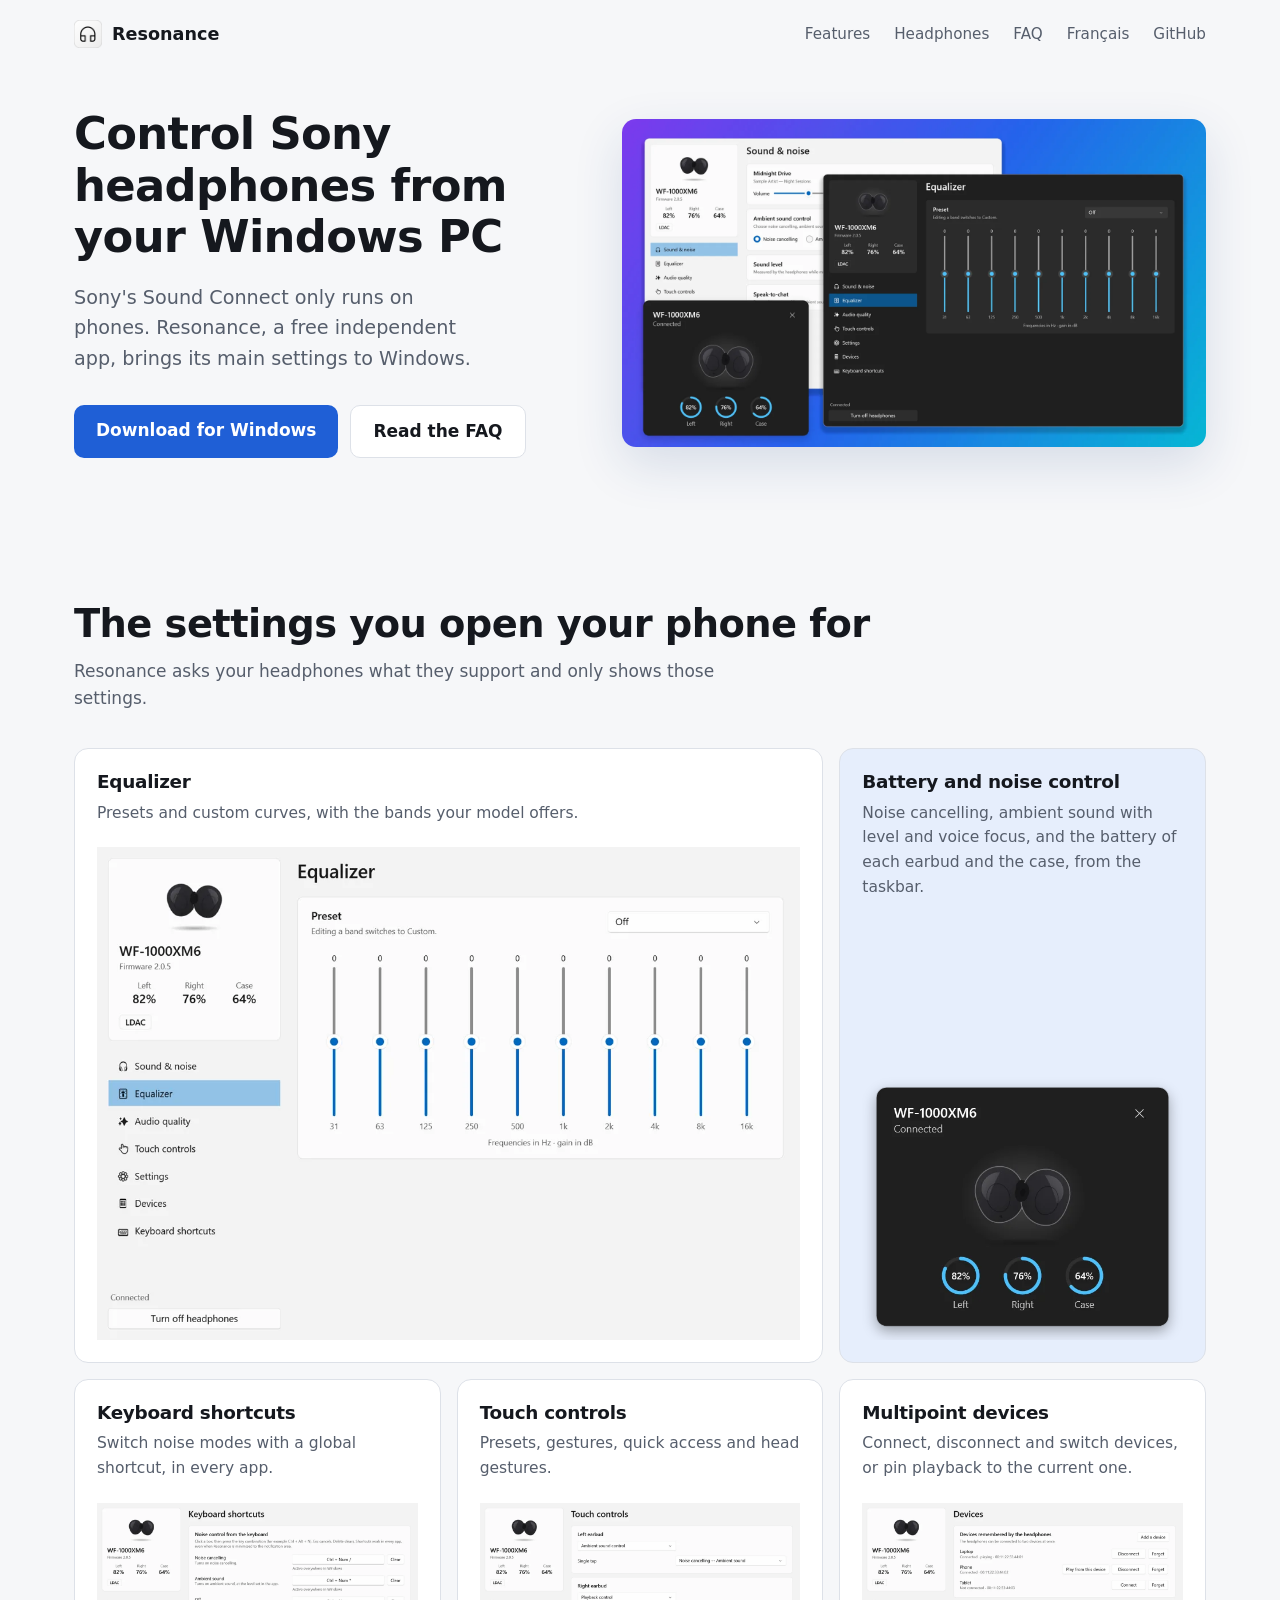
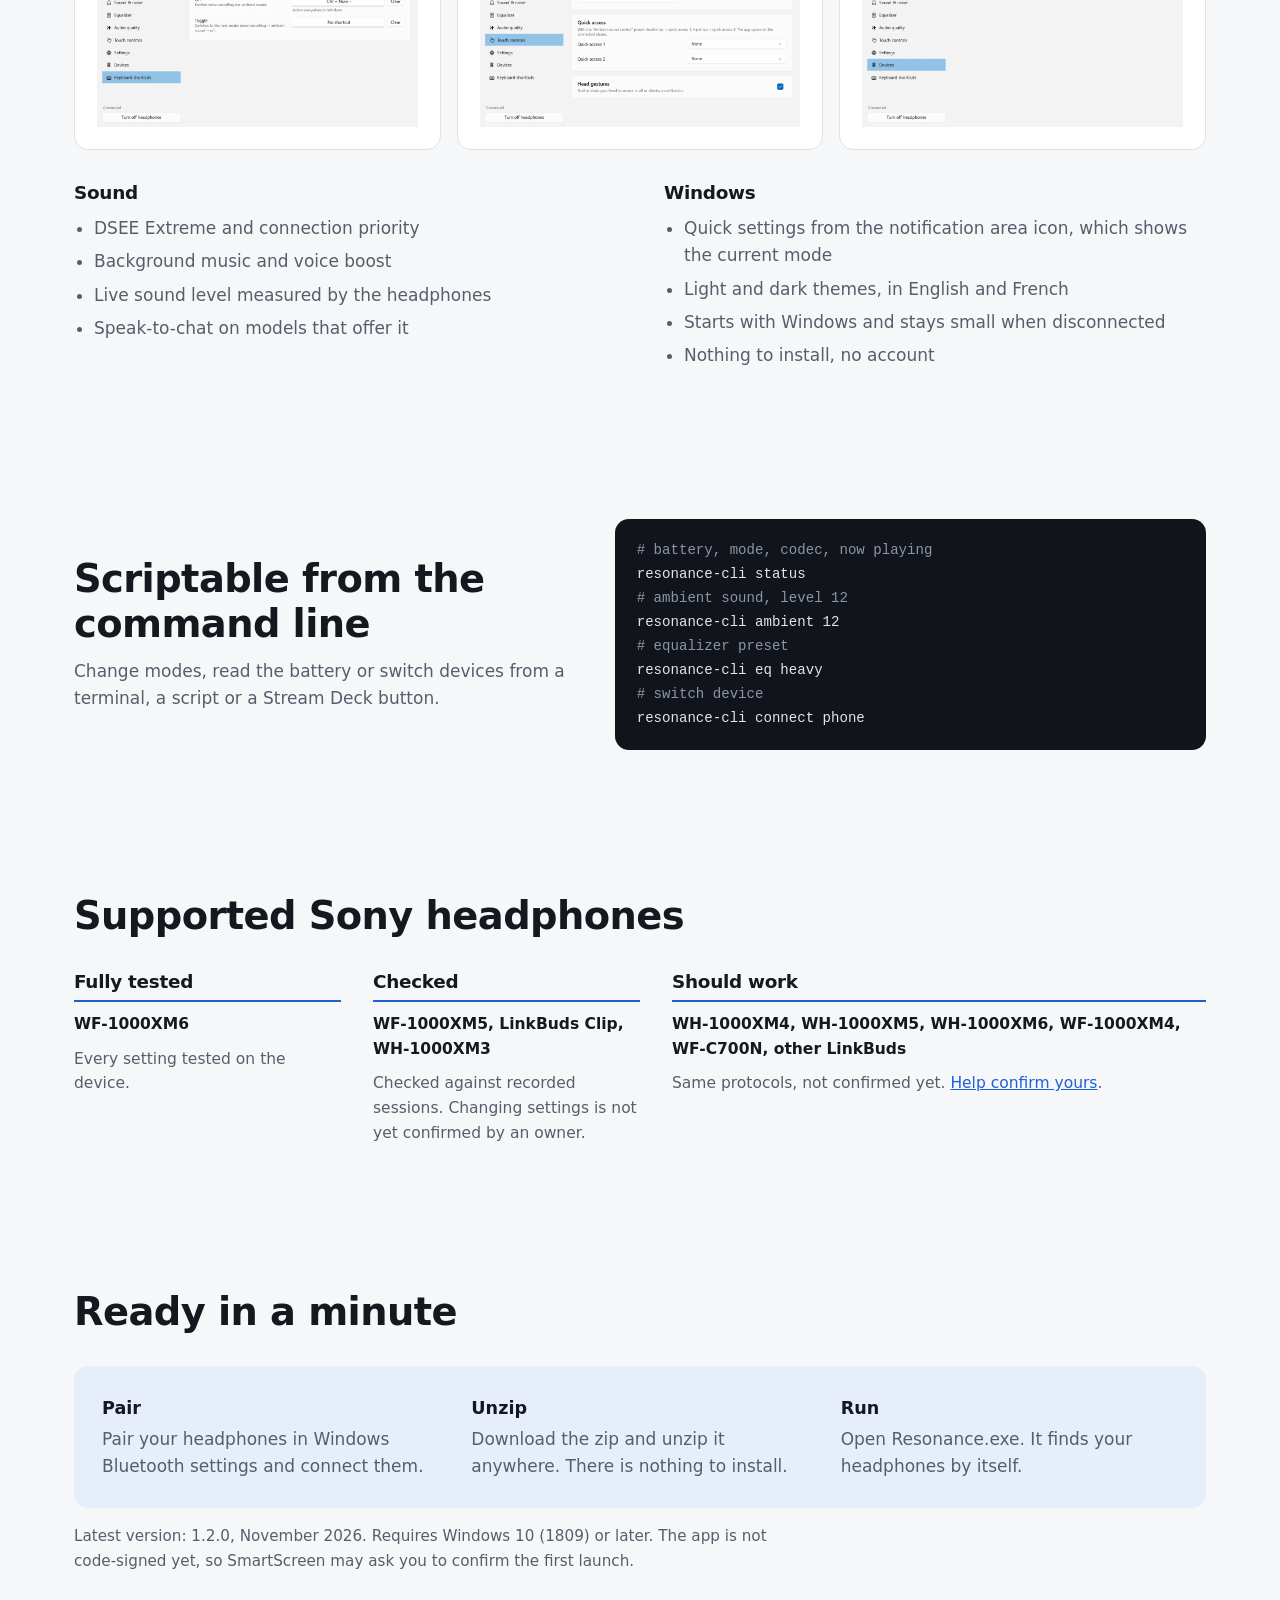
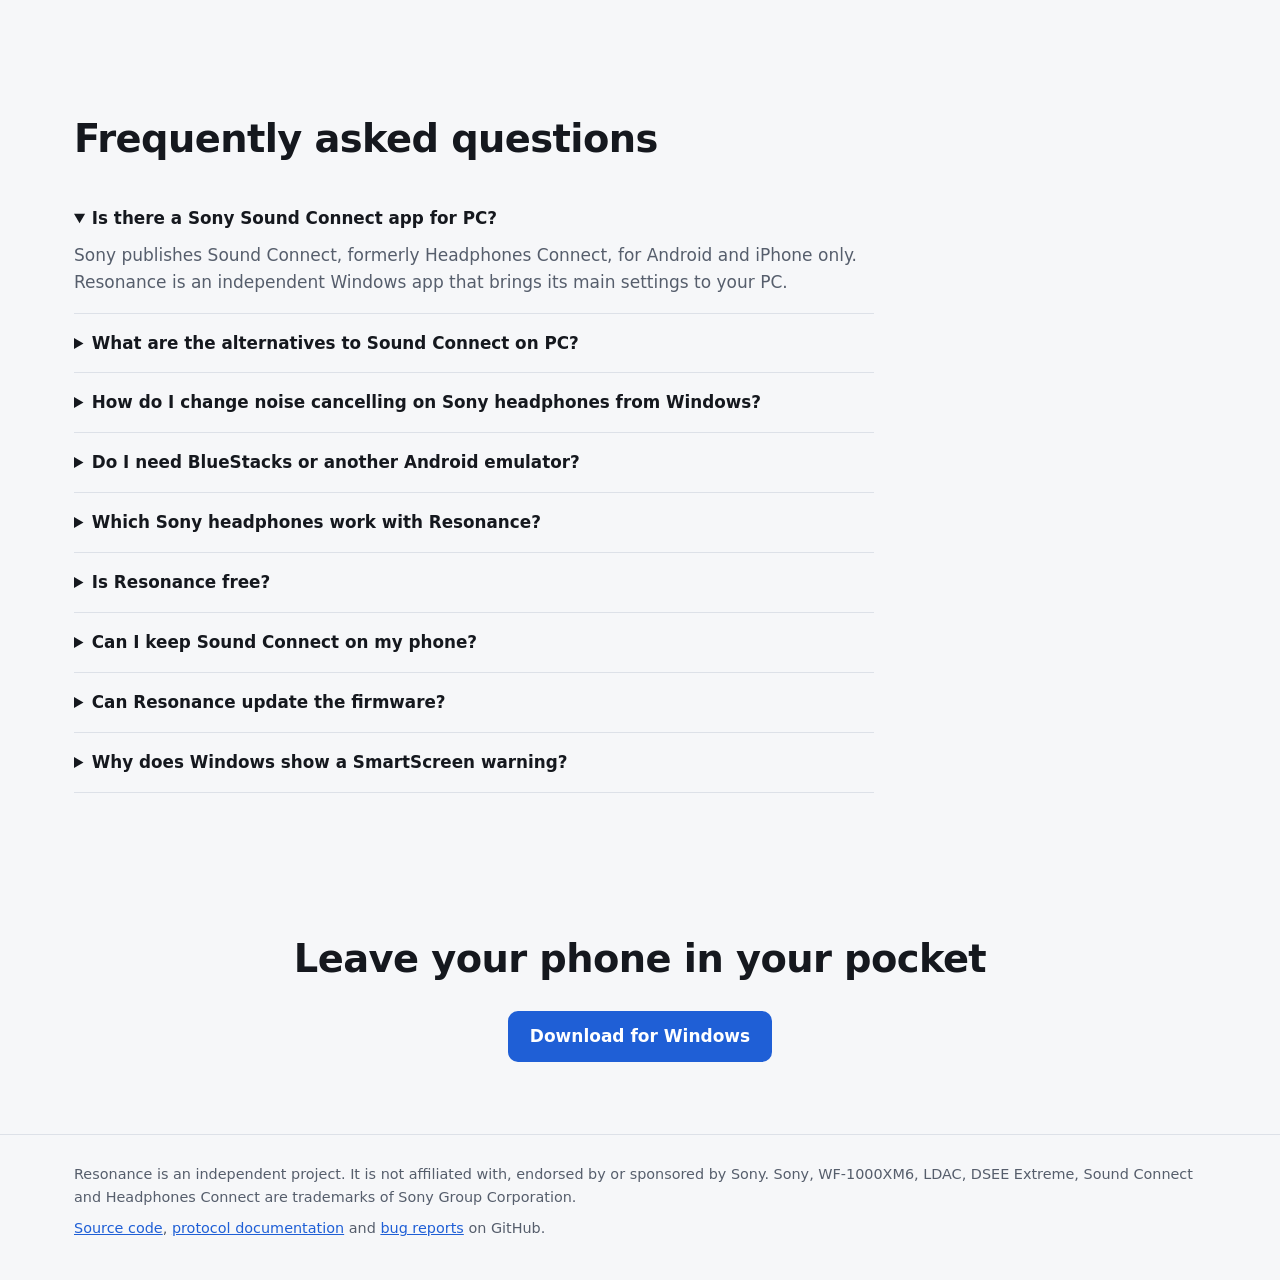
<file: site/index.html>
<!doctype html>
<html lang="en">
<head>
<meta charset="utf-8">
<meta name="viewport" content="width=device-width, initial-scale=1">
<title>Resonance: Sony Sound Connect alternative for Windows PC</title>
<meta name="description" content="Sony Sound Connect on PC: Resonance is a free, independent Windows app for WH-1000XM and WF-1000XM headphones. Noise cancelling, EQ, battery. No emulator.">
<link rel="canonical" href="https://firewall-code.github.io/Resonance-for-Sound-Connect/">
<link rel="alternate" hreflang="en" href="https://firewall-code.github.io/Resonance-for-Sound-Connect/">
<link rel="alternate" hreflang="fr" href="https://firewall-code.github.io/Resonance-for-Sound-Connect/fr/">
<link rel="alternate" hreflang="x-default" href="https://firewall-code.github.io/Resonance-for-Sound-Connect/">
<link rel="alternate" type="text/plain" href="llms.txt" title="Summary for AI tools">
<link rel="icon" href="favicon.ico">
<link rel="stylesheet" href="style.css">
<link rel="preload" as="image" href="images/hero.webp" fetchpriority="high">
<meta property="og:type" content="website">
<meta property="og:site_name" content="Resonance">
<meta property="og:title" content="Resonance: control Sony headphones from Windows">
<meta property="og:description" content="Sound Connect only runs on phones. Resonance brings noise cancelling, equalizer and battery to Windows. Free, independent, no emulator.">
<meta property="og:url" content="https://firewall-code.github.io/Resonance-for-Sound-Connect/">
<meta property="og:image" content="https://firewall-code.github.io/Resonance-for-Sound-Connect/images/social.png">
<meta property="og:image:width" content="1280">
<meta property="og:image:height" content="640">
<meta name="twitter:card" content="summary_large_image">
<script type="application/ld+json">
{
  "@context": "https://schema.org",
  "@type": "SoftwareApplication",
  "name": "Resonance",
  "alternateName": "Resonance for Sound Connect",
  "description": "Free, independent Windows app to control Sony headphones: noise cancelling, ambient sound, equalizer, battery, touch controls, keyboard shortcuts and a command line. Not affiliated with Sony.",
  "applicationCategory": "MultimediaApplication",
  "operatingSystem": "Windows 10, Windows 11",
  "url": "https://firewall-code.github.io/Resonance-for-Sound-Connect/",
  "downloadUrl": "https://github.com/FireWall-code/Resonance-for-Sound-Connect/releases/latest/download/Resonance-win-x64.zip",
  "screenshot": "https://firewall-code.github.io/Resonance-for-Sound-Connect/images/hero.webp",
  "license": "https://polyformproject.org/licenses/noncommercial/1.0.0/",
  "offers": {
    "@type": "Offer",
    "price": "0",
    "priceCurrency": "USD"
  },
  "softwareVersion": "1.2.0",
  "dateModified": "2026-11-04",
  "author": {
    "@type": "Organization",
    "name": "FireWall-code",
    "url": "https://github.com/FireWall-code"
  },
  "sameAs": [
    "https://github.com/FireWall-code/Resonance-for-Sound-Connect"
  ],
  "featureList": [
    "Noise cancelling and ambient sound control",
    "Equalizer presets and custom curves",
    "Battery of each earbud, the case or the headband",
    "Global keyboard shortcuts",
    "Touch control settings",
    "Multipoint device switching and playback pinning",
    "Command line"
  ]
}
</script>
<script type="application/ld+json">
{
  "@context": "https://schema.org",
  "@type": "FAQPage",
  "mainEntity": [
    {
      "@type": "Question",
      "name": "Is there a Sony Sound Connect app for PC?",
      "acceptedAnswer": {
        "@type": "Answer",
        "text": "Sony publishes Sound Connect, formerly Headphones Connect, for Android and iPhone only. Resonance is an independent Windows app that brings its main settings to your PC."
      }
    },
    {
      "@type": "Question",
      "name": "What are the alternatives to Sound Connect on PC?",
      "acceptedAnswer": {
        "@type": "Answer",
        "text": "You can use the phone app, run it in an Android emulator, or use an independent PC app. Besides Resonance, these include SonyHeadphonesClient, Sony Device Center, Sony Companion App and XMCompanion; their features and supported models differ. Resonance adds global keyboard shortcuts, a command line, touch control settings and multipoint device switching."
      }
    },
    {
      "@type": "Question",
      "name": "How do I change noise cancelling on Sony headphones from Windows?",
      "acceptedAnswer": {
        "@type": "Answer",
        "text": "Pair the headphones in Windows, open Resonance and click its icon in the notification area, then choose noise cancelling, ambient sound or off. You can also set a keyboard shortcut or run resonance-cli nc in a terminal."
      }
    },
    {
      "@type": "Question",
      "name": "Do I need BlueStacks or another Android emulator?",
      "acceptedAnswer": {
        "@type": "Answer",
        "text": "No. Resonance is a native Windows app that talks to the headphones over Bluetooth. You do not need an emulator, a phone or a Sony account."
      }
    },
    {
      "@type": "Question",
      "name": "Which Sony headphones work with Resonance?",
      "acceptedAnswer": {
        "@type": "Answer",
        "text": "Every setting has been tested on the WF-1000XM6. The WF-1000XM5, LinkBuds Clip and WH-1000XM3 were checked against recorded sessions. The WH-1000XM4, WH-1000XM5, WH-1000XM6, WF-1000XM4, WF-C700N and other LinkBuds use the same protocols and should work, but are not confirmed yet."
      }
    },
    {
      "@type": "Question",
      "name": "Is Resonance free?",
      "acceptedAnswer": {
        "@type": "Answer",
        "text": "Yes, for personal and other noncommercial use, under the PolyForm Noncommercial License 1.0.0. The source code is public on GitHub. Commercial use needs the author's permission."
      }
    },
    {
      "@type": "Question",
      "name": "Can I keep Sound Connect on my phone?",
      "acceptedAnswer": {
        "@type": "Answer",
        "text": "Yes. Headphones accept one control app at a time, so Resonance lets go of them after a few minutes without use and takes them back when you need it. You can also hand them to the phone right away."
      }
    },
    {
      "@type": "Question",
      "name": "Can Resonance update the firmware?",
      "acceptedAnswer": {
        "@type": "Answer",
        "text": "No. Firmware files come from Sony's servers, so keep using the phone app for updates."
      }
    },
    {
      "@type": "Question",
      "name": "Why does Windows show a SmartScreen warning?",
      "acceptedAnswer": {
        "@type": "Answer",
        "text": "The app is not code-signed yet. Choose More info, then Run anyway. The source code and the build workflow are public on GitHub."
      }
    }
  ]
}
</script>
</head>
<body>
<header class="wrap">
  <nav aria-label="Main">
    <a class="brand" href="./"><img src="favicon.ico" width="28" height="28" alt="">Resonance</a>
    <a class="hide" href="#features">Features</a>
    <a class="hide" href="#headphones">Headphones</a>
    <a class="hide" href="#faq">FAQ</a>
    <a href="fr/" hreflang="fr" lang="fr">Français</a>
    <a href="https://github.com/FireWall-code/Resonance-for-Sound-Connect">GitHub</a>
  </nav>
</header>

<main>
  <div class="wrap hero">
    <div>
      <h1>Control Sony headphones from your Windows PC</h1>
      <p>Sony's Sound Connect only runs on phones. Resonance, a free independent app, brings its main settings to Windows.</p>
      <div class="actions">
        <a class="btn primary" href="https://github.com/FireWall-code/Resonance-for-Sound-Connect/releases/latest/download/Resonance-win-x64.zip">Download for Windows</a>
        <a class="btn secondary" href="#faq">Read the FAQ</a>
      </div>
    </div>
    <img src="images/hero.webp" width="1600" height="898" fetchpriority="high" alt="Resonance for Windows in light and dark themes, showing battery levels, noise cancelling and the connection card for Sony earbuds">
  </div>

  <section id="features">
    <div class="wrap">
      <h2>The settings you open your phone for</h2>
      <p>Resonance asks your headphones what they support and only shows those settings.</p>
      <div class="bento">
        <div class="cell wide">
          <h3>Equalizer</h3>
          <p>Presets and custom curves, with the bands your model offers.</p>
          <picture>
            <source media="(prefers-color-scheme: dark)" srcset="images/equalizer-dark.webp">
            <img src="images/equalizer-light.webp" width="1100" height="770" loading="lazy" alt="Resonance equalizer page with presets and frequency bands">
          </picture>
        </div>
        <div class="cell side">
          <h3>Battery and noise control</h3>
          <p>Noise cancelling, ambient sound with level and voice focus, and the battery of each earbud and the case, from the taskbar.</p>
          <img src="images/card.webp" width="561" height="467" loading="lazy" alt="Connection card showing the battery of the left earbud, right earbud and case">
        </div>
        <div class="cell third">
          <h3>Keyboard shortcuts</h3>
          <p>Switch noise modes with a global shortcut, in every app.</p>
          <picture>
            <source media="(prefers-color-scheme: dark)" srcset="images/shortcuts-dark.webp">
            <img src="images/shortcuts-light.webp" width="1100" height="770" loading="lazy" alt="Global keyboard shortcuts page for noise cancelling and ambient sound">
          </picture>
        </div>
        <div class="cell third">
          <h3>Touch controls</h3>
          <p>Presets, gestures, quick access and head gestures.</p>
          <picture>
            <source media="(prefers-color-scheme: dark)" srcset="images/touch-dark.webp">
            <img src="images/touch-light.webp" width="1100" height="770" loading="lazy" alt="Touch controls page for customizing earbud gestures">
          </picture>
        </div>
        <div class="cell third">
          <h3>Multipoint devices</h3>
          <p>Connect, disconnect and switch devices, or pin playback to the current one.</p>
          <picture>
            <source media="(prefers-color-scheme: dark)" srcset="images/devices-dark.webp">
            <img src="images/devices-light.webp" width="1100" height="770" loading="lazy" alt="Devices page listing the phone and laptop paired with the headphones">
          </picture>
        </div>
      </div>
      <div class="groups">
        <div>
          <h3>Sound</h3>
          <ul>
            <li>DSEE Extreme and connection priority</li>
            <li>Background music and voice boost</li>
            <li>Live sound level measured by the headphones</li>
            <li>Speak-to-chat on models that offer it</li>
          </ul>
        </div>
        <div>
          <h3>Windows</h3>
          <ul>
            <li>Quick settings from the notification area icon, which shows the current mode</li>
            <li>Light and dark themes, in English and French</li>
            <li>Starts with Windows and stays small when disconnected</li>
            <li>Nothing to install, no account</li>
          </ul>
        </div>
      </div>
    </div>
  </section>

  <section>
    <div class="wrap split">
      <div>
        <h2>Scriptable from the command line</h2>
        <p>Change modes, read the battery or switch devices from a terminal, a script or a Stream Deck button.</p>
      </div>
<pre><code><span class="c"># battery, mode, codec, now playing</span>
resonance-cli status
<span class="c"># ambient sound, level 12</span>
resonance-cli ambient 12
<span class="c"># equalizer preset</span>
resonance-cli eq heavy
<span class="c"># switch device</span>
resonance-cli connect phone</code></pre>
    </div>
  </section>

  <section id="headphones">
    <div class="wrap">
      <h2>Supported Sony headphones</h2>
      <div class="models">
        <div>
          <h3>Fully tested</h3>
          <p><strong>WF-1000XM6</strong></p>
          <p>Every setting tested on the device.</p>
        </div>
        <div>
          <h3>Checked</h3>
          <p><strong>WF-1000XM5, LinkBuds Clip, WH-1000XM3</strong></p>
          <p>Checked against recorded sessions. Changing settings is not yet confirmed by an owner.</p>
        </div>
        <div>
          <h3>Should work</h3>
          <p><strong>WH-1000XM4, WH-1000XM5, WH-1000XM6, WF-1000XM4, WF-C700N, other LinkBuds</strong></p>
          <p>Same protocols, not confirmed yet. <a href="https://github.com/FireWall-code/Resonance-for-Sound-Connect/blob/main/CONTRIBUTING.md#add-support-for-your-headphones">Help confirm yours</a>.</p>
        </div>
      </div>
    </div>
  </section>

  <section id="install">
    <div class="wrap">
      <h2>Ready in a minute</h2>
      <ol class="steps">
        <li><b>Pair</b>Pair your headphones in Windows Bluetooth settings and connect them.</li>
        <li><b>Unzip</b>Download the zip and unzip it anywhere. There is nothing to install.</li>
        <li><b>Run</b>Open Resonance.exe. It finds your headphones by itself.</li>
      </ol>
      <p class="note">Latest version: 1.2.0, November 2026. Requires Windows 10 (1809) or later. The app is not code-signed yet, so SmartScreen may ask you to confirm the first launch.</p>
    </div>
  </section>

  <section id="faq">
    <div class="wrap">
      <h2>Frequently asked questions</h2>
      <div class="faq">
        <details open><summary>Is there a Sony Sound Connect app for PC?</summary><p>Sony publishes Sound Connect, formerly Headphones Connect, for Android and iPhone only. Resonance is an independent Windows app that brings its main settings to your PC.</p></details>
        <details><summary>What are the alternatives to Sound Connect on PC?</summary><p>You can use the phone app, run it in an Android emulator, or use an independent PC app. Besides Resonance, these include SonyHeadphonesClient, Sony Device Center, Sony Companion App and XMCompanion; their features and supported models differ. Resonance adds global keyboard shortcuts, a command line, touch control settings and multipoint device switching.</p></details>
        <details><summary>How do I change noise cancelling on Sony headphones from Windows?</summary><p>Pair the headphones in Windows, open Resonance and click its icon in the notification area, then choose noise cancelling, ambient sound or off. You can also set a keyboard shortcut or run resonance-cli nc in a terminal.</p></details>
        <details><summary>Do I need BlueStacks or another Android emulator?</summary><p>No. Resonance is a native Windows app that talks to the headphones over Bluetooth. You do not need an emulator, a phone or a Sony account.</p></details>
        <details><summary>Which Sony headphones work with Resonance?</summary><p>Every setting has been tested on the WF-1000XM6. The WF-1000XM5, LinkBuds Clip and WH-1000XM3 were checked against recorded sessions. The WH-1000XM4, WH-1000XM5, WH-1000XM6, WF-1000XM4, WF-C700N and other LinkBuds use the same protocols and should work, but are not confirmed yet.</p></details>
        <details><summary>Is Resonance free?</summary><p>Yes, for personal and other noncommercial use, under the <a href="https://polyformproject.org/licenses/noncommercial/1.0.0/">PolyForm Noncommercial License 1.0.0</a>. The source code is public on GitHub. Commercial use needs the author's permission.</p></details>
        <details><summary>Can I keep Sound Connect on my phone?</summary><p>Yes. Headphones accept one control app at a time, so Resonance lets go of them after a few minutes without use and takes them back when you need it. You can also hand them to the phone right away.</p></details>
        <details><summary>Can Resonance update the firmware?</summary><p>No. Firmware files come from Sony's servers, so keep using the phone app for updates.</p></details>
        <details><summary>Why does Windows show a SmartScreen warning?</summary><p>The app is not code-signed yet. Choose More info, then Run anyway. The source code and the build workflow are public on GitHub.</p></details>
      </div>
    </div>
  </section>

  <div class="wrap end">
    <h2>Leave your phone in your pocket</h2>
    <div class="actions">
      <a class="btn primary" href="https://github.com/FireWall-code/Resonance-for-Sound-Connect/releases/latest/download/Resonance-win-x64.zip">Download for Windows</a>
    </div>
  </div>
</main>

<footer>
  <div class="wrap">
    <p>Resonance is an independent project. It is not affiliated with, endorsed by or sponsored by Sony. Sony, WF-1000XM6, LDAC, DSEE Extreme, Sound Connect and Headphones Connect are trademarks of Sony Group Corporation.</p>
    <p><a href="https://github.com/FireWall-code/Resonance-for-Sound-Connect">Source code</a>, <a href="https://github.com/FireWall-code/Resonance-for-Sound-Connect/blob/main/docs/PROTOCOL.md">protocol documentation</a> and <a href="https://github.com/FireWall-code/Resonance-for-Sound-Connect/issues">bug reports</a> on GitHub.</p>
  </div>
</footer>
</body>
</html>
</file>
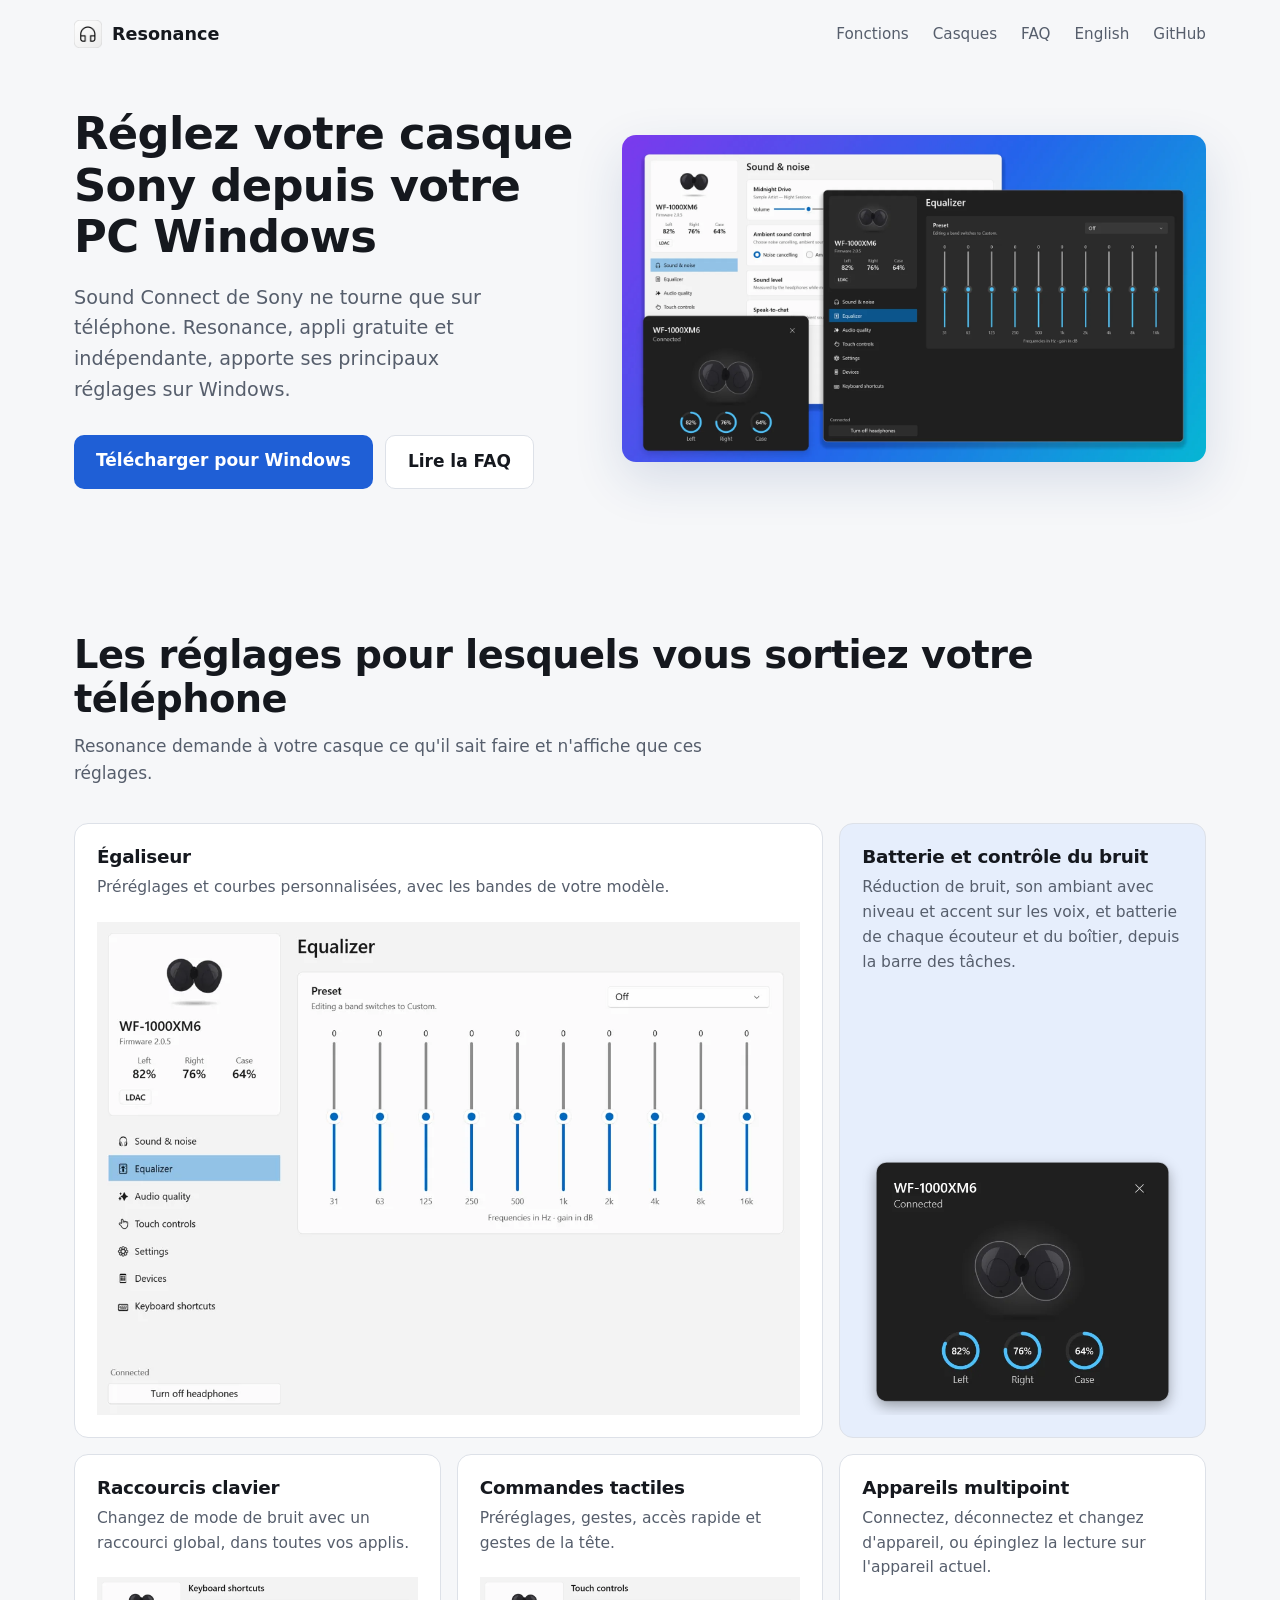
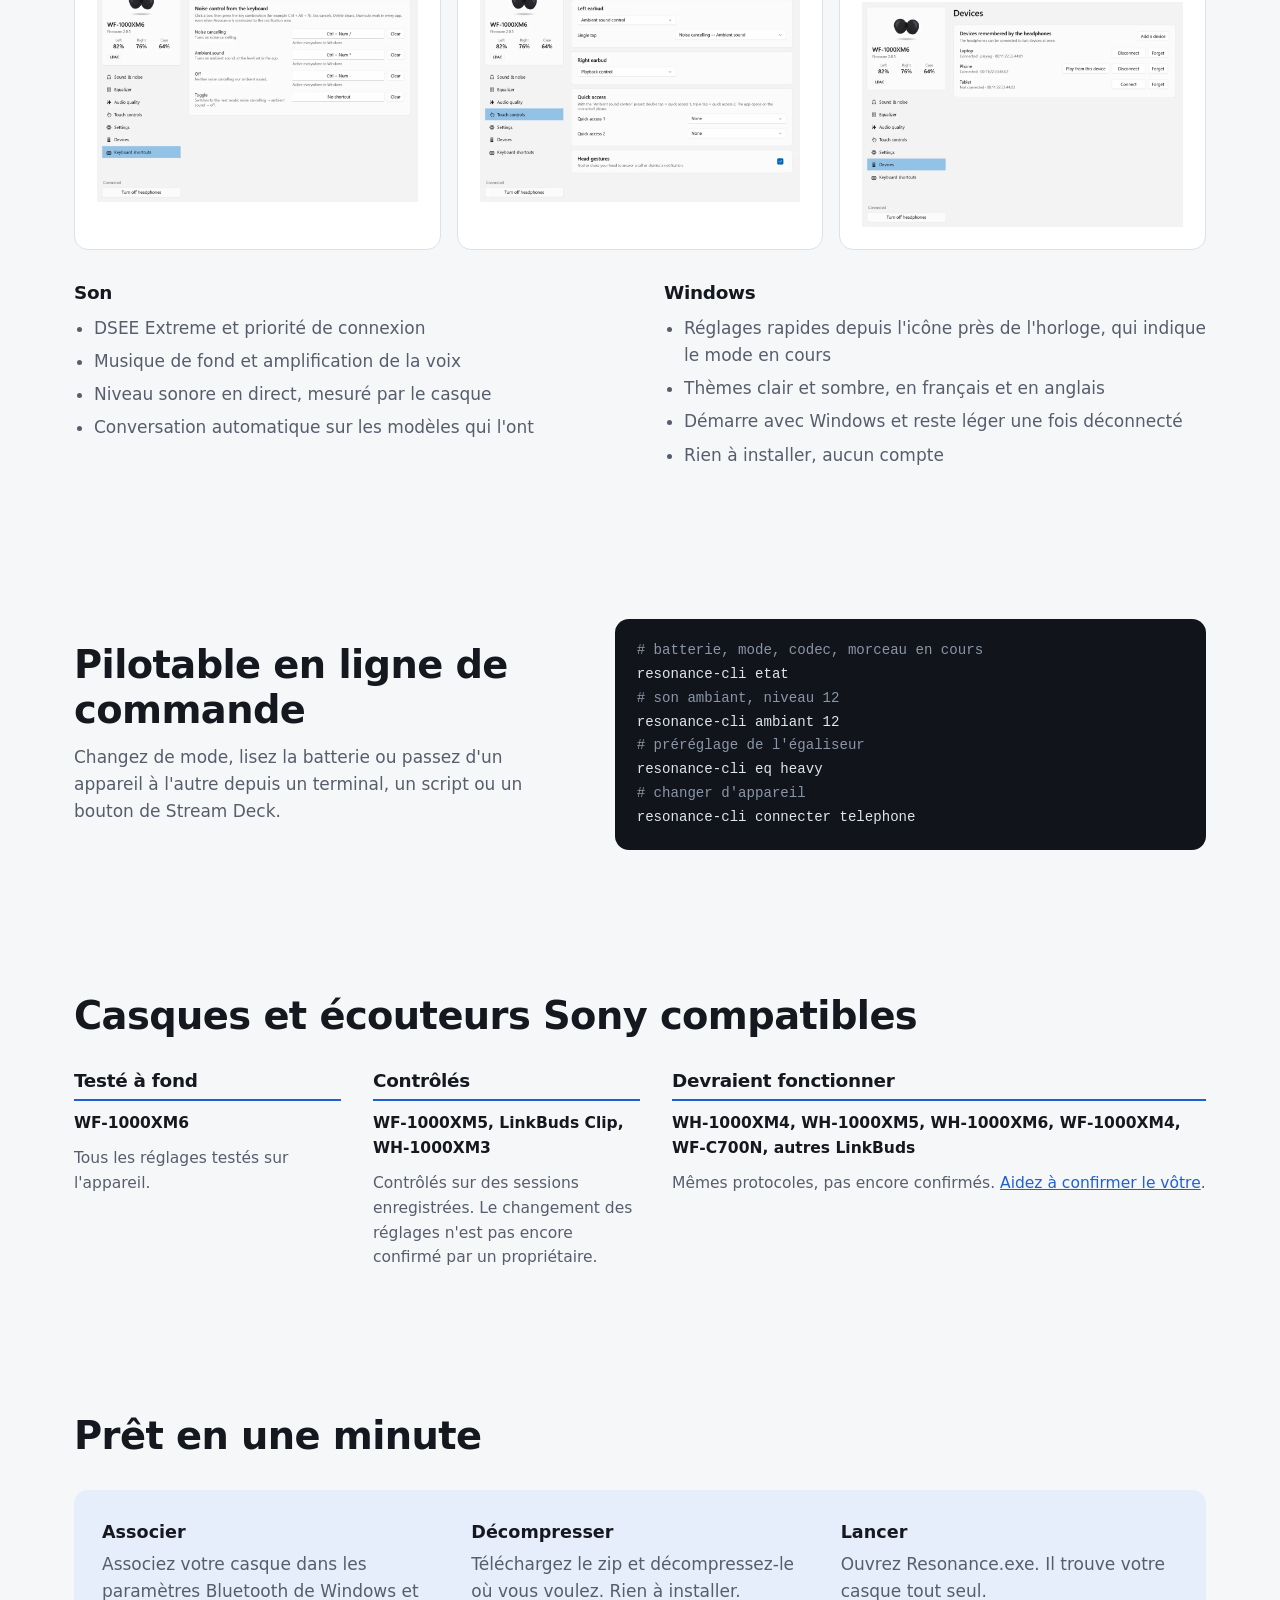
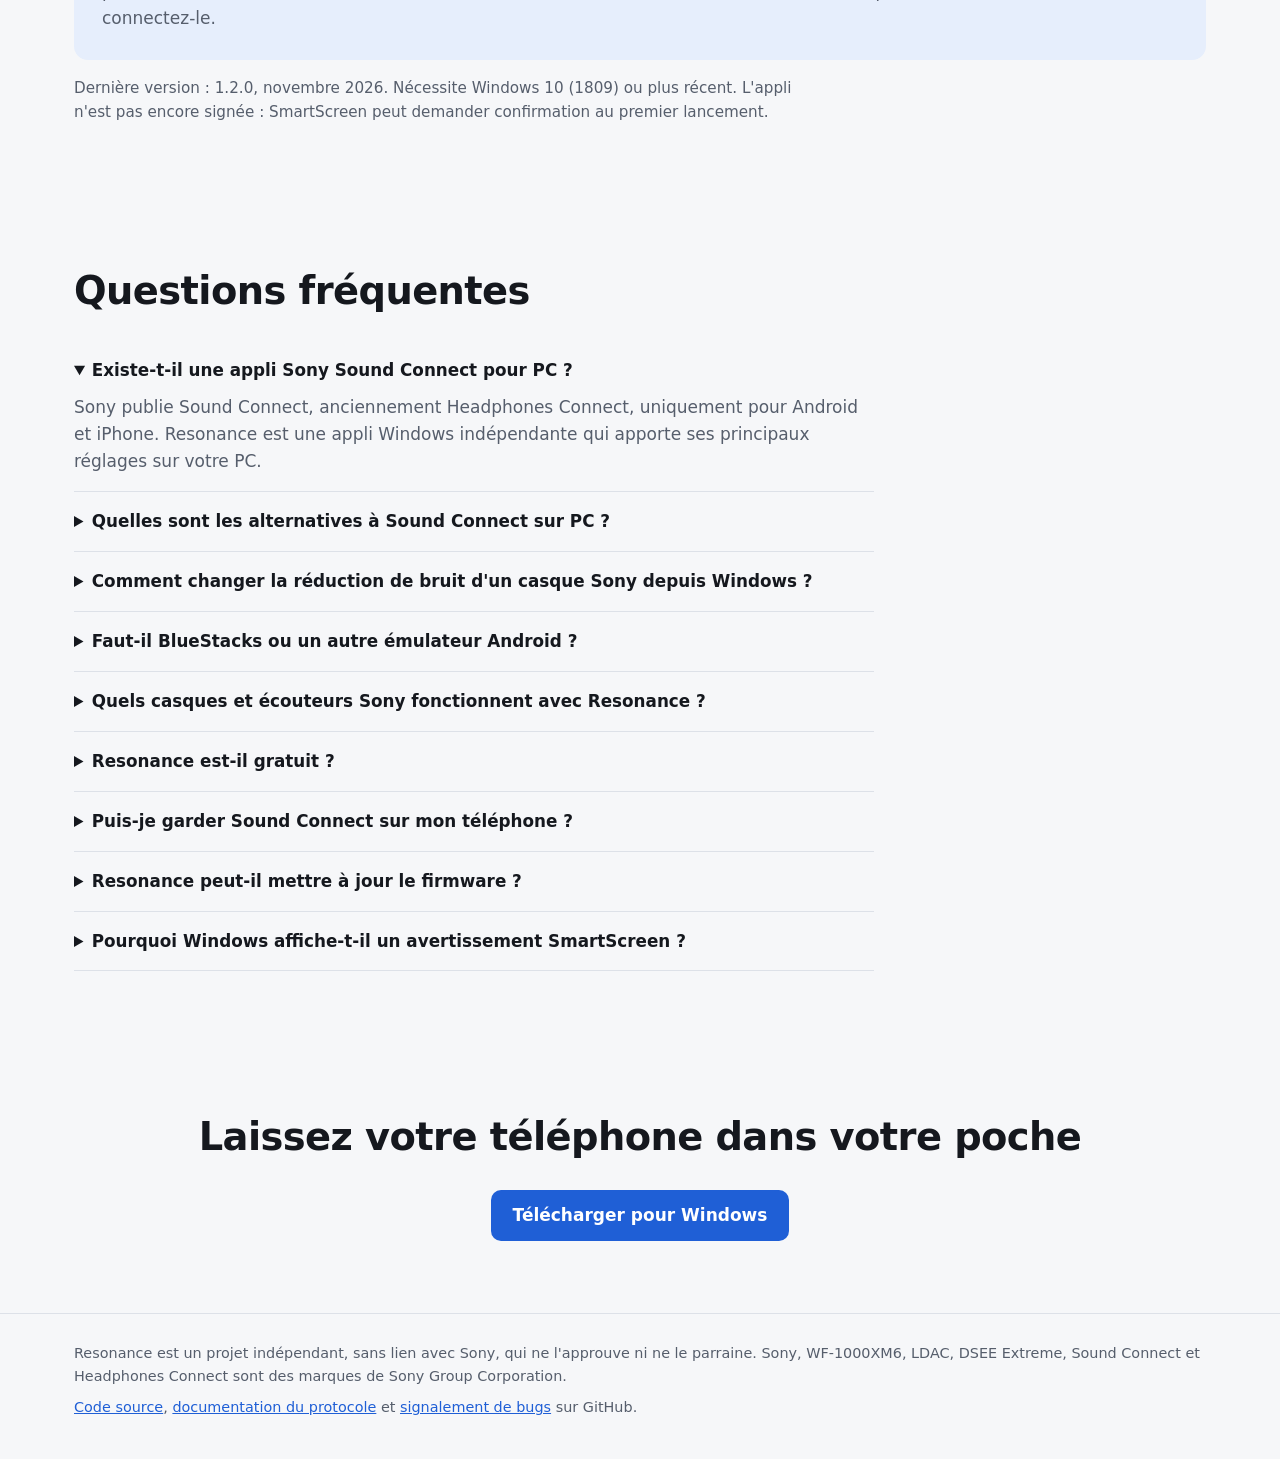
<file: site/fr/index.html>
<!doctype html>
<html lang="fr">
<head>
<meta charset="utf-8">
<meta name="viewport" content="width=device-width, initial-scale=1">
<title>Resonance : l'alternative à Sony Sound Connect sur PC Windows</title>
<meta name="description" content="Sony Sound Connect sur PC : Resonance, appli Windows gratuite et indépendante pour casques WH-1000XM et WF-1000XM. Réduction de bruit, égaliseur, batterie.">
<link rel="canonical" href="https://firewall-code.github.io/Resonance-for-Sound-Connect/fr/">
<link rel="alternate" hreflang="en" href="https://firewall-code.github.io/Resonance-for-Sound-Connect/">
<link rel="alternate" hreflang="fr" href="https://firewall-code.github.io/Resonance-for-Sound-Connect/fr/">
<link rel="alternate" hreflang="x-default" href="https://firewall-code.github.io/Resonance-for-Sound-Connect/">
<link rel="alternate" type="text/plain" href="../llms.txt" title="Summary for AI tools">
<link rel="icon" href="../favicon.ico">
<link rel="stylesheet" href="../style.css">
<link rel="preload" as="image" href="../images/hero.webp" fetchpriority="high">
<meta property="og:type" content="website">
<meta property="og:site_name" content="Resonance">
<meta property="og:locale" content="fr_FR">
<meta property="og:title" content="Resonance : réglez votre casque Sony depuis Windows">
<meta property="og:description" content="Sound Connect ne tourne que sur téléphone. Resonance apporte la réduction de bruit, l'égaliseur et la batterie sur Windows. Gratuit, indépendant, sans émulateur.">
<meta property="og:url" content="https://firewall-code.github.io/Resonance-for-Sound-Connect/fr/">
<meta property="og:image" content="https://firewall-code.github.io/Resonance-for-Sound-Connect/images/social.png">
<meta property="og:image:width" content="1280">
<meta property="og:image:height" content="640">
<meta name="twitter:card" content="summary_large_image">
<script type="application/ld+json">
{
  "@context": "https://schema.org",
  "@type": "SoftwareApplication",
  "name": "Resonance",
  "alternateName": "Resonance for Sound Connect",
  "description": "Appli Windows gratuite et indépendante pour régler les casques Sony : réduction de bruit, son ambiant, égaliseur, batterie, commandes tactiles, raccourcis clavier et ligne de commande. Sans lien avec Sony.",
  "applicationCategory": "MultimediaApplication",
  "operatingSystem": "Windows 10, Windows 11",
  "inLanguage": "fr",
  "url": "https://firewall-code.github.io/Resonance-for-Sound-Connect/fr/",
  "downloadUrl": "https://github.com/FireWall-code/Resonance-for-Sound-Connect/releases/latest/download/Resonance-win-x64.zip",
  "screenshot": "https://firewall-code.github.io/Resonance-for-Sound-Connect/images/hero.webp",
  "license": "https://polyformproject.org/licenses/noncommercial/1.0.0/",
  "offers": {
    "@type": "Offer",
    "price": "0",
    "priceCurrency": "EUR"
  },
  "softwareVersion": "1.2.0",
  "dateModified": "2026-11-04",
  "author": {
    "@type": "Organization",
    "name": "FireWall-code",
    "url": "https://github.com/FireWall-code"
  },
  "sameAs": [
    "https://github.com/FireWall-code/Resonance-for-Sound-Connect"
  ],
  "featureList": [
    "Contrôle de la réduction de bruit et du son ambiant",
    "Préréglages et courbes d'égaliseur",
    "Batterie de chaque écouteur, du boîtier ou du casque",
    "Raccourcis clavier globaux",
    "Réglage des commandes tactiles",
    "Changement d'appareil multipoint et épinglage de la lecture",
    "Ligne de commande"
  ]
}
</script>
<script type="application/ld+json">
{
  "@context": "https://schema.org",
  "@type": "FAQPage",
  "mainEntity": [
    {
      "@type": "Question",
      "name": "Existe-t-il une appli Sony Sound Connect pour PC ?",
      "acceptedAnswer": {
        "@type": "Answer",
        "text": "Sony publie Sound Connect, anciennement Headphones Connect, uniquement pour Android et iPhone. Resonance est une appli Windows indépendante qui apporte ses principaux réglages sur votre PC."
      }
    },
    {
      "@type": "Question",
      "name": "Quelles sont les alternatives à Sound Connect sur PC ?",
      "acceptedAnswer": {
        "@type": "Answer",
        "text": "Vous pouvez utiliser l'appli du téléphone, la lancer dans un émulateur Android ou passer par une appli PC indépendante. En plus de Resonance, il existe SonyHeadphonesClient, Sony Device Center, Sony Companion App et XMCompanion ; leurs fonctions et modèles pris en charge diffèrent. Resonance ajoute des raccourcis clavier globaux, une ligne de commande, le réglage des commandes tactiles et le changement d'appareil multipoint."
      }
    },
    {
      "@type": "Question",
      "name": "Comment changer la réduction de bruit d'un casque Sony depuis Windows ?",
      "acceptedAnswer": {
        "@type": "Answer",
        "text": "Associez le casque dans Windows, ouvrez Resonance et cliquez sur son icône près de l'horloge, puis choisissez réduction de bruit, son ambiant ou désactivé. Vous pouvez aussi définir un raccourci clavier ou lancer resonance-cli nc dans un terminal."
      }
    },
    {
      "@type": "Question",
      "name": "Faut-il BlueStacks ou un autre émulateur Android ?",
      "acceptedAnswer": {
        "@type": "Answer",
        "text": "Non. Resonance est une appli Windows native qui parle au casque en Bluetooth. Il ne faut ni émulateur, ni téléphone, ni compte Sony."
      }
    },
    {
      "@type": "Question",
      "name": "Quels casques et écouteurs Sony fonctionnent avec Resonance ?",
      "acceptedAnswer": {
        "@type": "Answer",
        "text": "Tous les réglages ont été testés sur les WF-1000XM6. Les WF-1000XM5, LinkBuds Clip et WH-1000XM3 ont été contrôlés sur des sessions enregistrées. Les WH-1000XM4, WH-1000XM5, WH-1000XM6, WF-1000XM4, WF-C700N et autres LinkBuds utilisent les mêmes protocoles et devraient fonctionner, mais ce n'est pas encore confirmé."
      }
    },
    {
      "@type": "Question",
      "name": "Resonance est-il gratuit ?",
      "acceptedAnswer": {
        "@type": "Answer",
        "text": "Oui, pour un usage personnel et tout autre usage non commercial, sous licence PolyForm Noncommercial 1.0.0. Le code source est public sur GitHub. Un usage commercial demande l'accord de l'auteur."
      }
    },
    {
      "@type": "Question",
      "name": "Puis-je garder Sound Connect sur mon téléphone ?",
      "acceptedAnswer": {
        "@type": "Answer",
        "text": "Oui. Un casque n'accepte qu'une appli de contrôle à la fois : Resonance le libère après quelques minutes sans utilisation et le reprend quand vous en avez besoin. Vous pouvez aussi le laisser au téléphone tout de suite."
      }
    },
    {
      "@type": "Question",
      "name": "Resonance peut-il mettre à jour le firmware ?",
      "acceptedAnswer": {
        "@type": "Answer",
        "text": "Non. Les fichiers de firmware viennent des serveurs de Sony : continuez à utiliser l'appli du téléphone pour les mises à jour."
      }
    },
    {
      "@type": "Question",
      "name": "Pourquoi Windows affiche-t-il un avertissement SmartScreen ?",
      "acceptedAnswer": {
        "@type": "Answer",
        "text": "L'appli n'est pas encore signée. Choisissez Informations complémentaires, puis Exécuter quand même. Le code source et le processus de construction sont publics sur GitHub."
      }
    }
  ]
}
</script>
</head>
<body>
<header class="wrap">
  <nav aria-label="Principale">
    <a class="brand" href="./"><img src="../favicon.ico" width="28" height="28" alt="">Resonance</a>
    <a class="hide" href="#fonctions">Fonctions</a>
    <a class="hide" href="#casques">Casques</a>
    <a class="hide" href="#faq">FAQ</a>
    <a href="../" hreflang="en" lang="en">English</a>
    <a href="https://github.com/FireWall-code/Resonance-for-Sound-Connect">GitHub</a>
  </nav>
</header>

<main>
  <div class="wrap hero">
    <div>
      <h1>Réglez votre casque Sony depuis votre PC Windows</h1>
      <p>Sound Connect de Sony ne tourne que sur téléphone. Resonance, appli gratuite et indépendante, apporte ses principaux réglages sur Windows.</p>
      <div class="actions">
        <a class="btn primary" href="https://github.com/FireWall-code/Resonance-for-Sound-Connect/releases/latest/download/Resonance-win-x64.zip">Télécharger pour Windows</a>
        <a class="btn secondary" href="#faq">Lire la FAQ</a>
      </div>
    </div>
    <img src="../images/hero.webp" width="1600" height="898" fetchpriority="high" alt="Resonance pour Windows en thèmes clair et sombre, avec les batteries, la réduction de bruit et la carte de connexion d'écouteurs Sony">
  </div>

  <section id="fonctions">
    <div class="wrap">
      <h2>Les réglages pour lesquels vous sortiez votre téléphone</h2>
      <p>Resonance demande à votre casque ce qu'il sait faire et n'affiche que ces réglages.</p>
      <div class="bento">
        <div class="cell wide">
          <h3>Égaliseur</h3>
          <p>Préréglages et courbes personnalisées, avec les bandes de votre modèle.</p>
          <picture>
            <source media="(prefers-color-scheme: dark)" srcset="../images/equalizer-dark.webp">
            <img src="../images/equalizer-light.webp" width="1100" height="770" loading="lazy" alt="Page égaliseur de Resonance avec préréglages et bandes de fréquences">
          </picture>
        </div>
        <div class="cell side">
          <h3>Batterie et contrôle du bruit</h3>
          <p>Réduction de bruit, son ambiant avec niveau et accent sur les voix, et batterie de chaque écouteur et du boîtier, depuis la barre des tâches.</p>
          <img src="../images/card.webp" width="561" height="467" loading="lazy" alt="Carte de connexion avec la batterie de l'écouteur gauche, de l'écouteur droit et du boîtier">
        </div>
        <div class="cell third">
          <h3>Raccourcis clavier</h3>
          <p>Changez de mode de bruit avec un raccourci global, dans toutes vos applis.</p>
          <picture>
            <source media="(prefers-color-scheme: dark)" srcset="../images/shortcuts-dark.webp">
            <img src="../images/shortcuts-light.webp" width="1100" height="770" loading="lazy" alt="Page des raccourcis clavier globaux pour la réduction de bruit et le son ambiant">
          </picture>
        </div>
        <div class="cell third">
          <h3>Commandes tactiles</h3>
          <p>Préréglages, gestes, accès rapide et gestes de la tête.</p>
          <picture>
            <source media="(prefers-color-scheme: dark)" srcset="../images/touch-dark.webp">
            <img src="../images/touch-light.webp" width="1100" height="770" loading="lazy" alt="Page des commandes tactiles pour personnaliser les gestes des écouteurs">
          </picture>
        </div>
        <div class="cell third">
          <h3>Appareils multipoint</h3>
          <p>Connectez, déconnectez et changez d'appareil, ou épinglez la lecture sur l'appareil actuel.</p>
          <picture>
            <source media="(prefers-color-scheme: dark)" srcset="../images/devices-dark.webp">
            <img src="../images/devices-light.webp" width="1100" height="770" loading="lazy" alt="Page des appareils listant le téléphone et le PC associés au casque">
          </picture>
        </div>
      </div>
      <div class="groups">
        <div>
          <h3>Son</h3>
          <ul>
            <li>DSEE Extreme et priorité de connexion</li>
            <li>Musique de fond et amplification de la voix</li>
            <li>Niveau sonore en direct, mesuré par le casque</li>
            <li>Conversation automatique sur les modèles qui l'ont</li>
          </ul>
        </div>
        <div>
          <h3>Windows</h3>
          <ul>
            <li>Réglages rapides depuis l'icône près de l'horloge, qui indique le mode en cours</li>
            <li>Thèmes clair et sombre, en français et en anglais</li>
            <li>Démarre avec Windows et reste léger une fois déconnecté</li>
            <li>Rien à installer, aucun compte</li>
          </ul>
        </div>
      </div>
    </div>
  </section>

  <section>
    <div class="wrap split">
      <div>
        <h2>Pilotable en ligne de commande</h2>
        <p>Changez de mode, lisez la batterie ou passez d'un appareil à l'autre depuis un terminal, un script ou un bouton de Stream Deck.</p>
      </div>
<pre><code><span class="c"># batterie, mode, codec, morceau en cours</span>
resonance-cli etat
<span class="c"># son ambiant, niveau 12</span>
resonance-cli ambiant 12
<span class="c"># préréglage de l'égaliseur</span>
resonance-cli eq heavy
<span class="c"># changer d'appareil</span>
resonance-cli connecter telephone</code></pre>
    </div>
  </section>

  <section id="casques">
    <div class="wrap">
      <h2>Casques et écouteurs Sony compatibles</h2>
      <div class="models">
        <div>
          <h3>Testé à fond</h3>
          <p><strong>WF-1000XM6</strong></p>
          <p>Tous les réglages testés sur l'appareil.</p>
        </div>
        <div>
          <h3>Contrôlés</h3>
          <p><strong>WF-1000XM5, LinkBuds Clip, WH-1000XM3</strong></p>
          <p>Contrôlés sur des sessions enregistrées. Le changement des réglages n'est pas encore confirmé par un propriétaire.</p>
        </div>
        <div>
          <h3>Devraient fonctionner</h3>
          <p><strong>WH-1000XM4, WH-1000XM5, WH-1000XM6, WF-1000XM4, WF-C700N, autres LinkBuds</strong></p>
          <p>Mêmes protocoles, pas encore confirmés. <a href="https://github.com/FireWall-code/Resonance-for-Sound-Connect/blob/main/CONTRIBUTING.md#add-support-for-your-headphones">Aidez à confirmer le vôtre</a>.</p>
        </div>
      </div>
    </div>
  </section>

  <section id="installation">
    <div class="wrap">
      <h2>Prêt en une minute</h2>
      <ol class="steps">
        <li><b>Associer</b>Associez votre casque dans les paramètres Bluetooth de Windows et connectez-le.</li>
        <li><b>Décompresser</b>Téléchargez le zip et décompressez-le où vous voulez. Rien à installer.</li>
        <li><b>Lancer</b>Ouvrez Resonance.exe. Il trouve votre casque tout seul.</li>
      </ol>
      <p class="note">Dernière version : 1.2.0, novembre 2026. Nécessite Windows 10 (1809) ou plus récent. L'appli n'est pas encore signée : SmartScreen peut demander confirmation au premier lancement.</p>
    </div>
  </section>

  <section id="faq">
    <div class="wrap">
      <h2>Questions fréquentes</h2>
      <div class="faq">
        <details open><summary>Existe-t-il une appli Sony Sound Connect pour PC ?</summary><p>Sony publie Sound Connect, anciennement Headphones Connect, uniquement pour Android et iPhone. Resonance est une appli Windows indépendante qui apporte ses principaux réglages sur votre PC.</p></details>
        <details><summary>Quelles sont les alternatives à Sound Connect sur PC ?</summary><p>Vous pouvez utiliser l'appli du téléphone, la lancer dans un émulateur Android ou passer par une appli PC indépendante. En plus de Resonance, il existe SonyHeadphonesClient, Sony Device Center, Sony Companion App et XMCompanion ; leurs fonctions et modèles pris en charge diffèrent. Resonance ajoute des raccourcis clavier globaux, une ligne de commande, le réglage des commandes tactiles et le changement d'appareil multipoint.</p></details>
        <details><summary>Comment changer la réduction de bruit d'un casque Sony depuis Windows ?</summary><p>Associez le casque dans Windows, ouvrez Resonance et cliquez sur son icône près de l'horloge, puis choisissez réduction de bruit, son ambiant ou désactivé. Vous pouvez aussi définir un raccourci clavier ou lancer resonance-cli nc dans un terminal.</p></details>
        <details><summary>Faut-il BlueStacks ou un autre émulateur Android ?</summary><p>Non. Resonance est une appli Windows native qui parle au casque en Bluetooth. Il ne faut ni émulateur, ni téléphone, ni compte Sony.</p></details>
        <details><summary>Quels casques et écouteurs Sony fonctionnent avec Resonance ?</summary><p>Tous les réglages ont été testés sur les WF-1000XM6. Les WF-1000XM5, LinkBuds Clip et WH-1000XM3 ont été contrôlés sur des sessions enregistrées. Les WH-1000XM4, WH-1000XM5, WH-1000XM6, WF-1000XM4, WF-C700N et autres LinkBuds utilisent les mêmes protocoles et devraient fonctionner, mais ce n'est pas encore confirmé.</p></details>
        <details><summary>Resonance est-il gratuit ?</summary><p>Oui, pour un usage personnel et tout autre usage non commercial, sous <a href="https://polyformproject.org/licenses/noncommercial/1.0.0/">licence PolyForm Noncommercial 1.0.0</a>. Le code source est public sur GitHub. Un usage commercial demande l'accord de l'auteur.</p></details>
        <details><summary>Puis-je garder Sound Connect sur mon téléphone ?</summary><p>Oui. Un casque n'accepte qu'une appli de contrôle à la fois : Resonance le libère après quelques minutes sans utilisation et le reprend quand vous en avez besoin. Vous pouvez aussi le laisser au téléphone tout de suite.</p></details>
        <details><summary>Resonance peut-il mettre à jour le firmware ?</summary><p>Non. Les fichiers de firmware viennent des serveurs de Sony : continuez à utiliser l'appli du téléphone pour les mises à jour.</p></details>
        <details><summary>Pourquoi Windows affiche-t-il un avertissement SmartScreen ?</summary><p>L'appli n'est pas encore signée. Choisissez Informations complémentaires, puis Exécuter quand même. Le code source et le processus de construction sont publics sur GitHub.</p></details>
      </div>
    </div>
  </section>

  <div class="wrap end">
    <h2>Laissez votre téléphone dans votre poche</h2>
    <div class="actions">
      <a class="btn primary" href="https://github.com/FireWall-code/Resonance-for-Sound-Connect/releases/latest/download/Resonance-win-x64.zip">Télécharger pour Windows</a>
    </div>
  </div>
</main>

<footer>
  <div class="wrap">
    <p>Resonance est un projet indépendant, sans lien avec Sony, qui ne l'approuve ni ne le parraine. Sony, WF-1000XM6, LDAC, DSEE Extreme, Sound Connect et Headphones Connect sont des marques de Sony Group Corporation.</p>
    <p><a href="https://github.com/FireWall-code/Resonance-for-Sound-Connect">Code source</a>, <a href="https://github.com/FireWall-code/Resonance-for-Sound-Connect/blob/main/docs/PROTOCOL.md">documentation du protocole</a> et <a href="https://github.com/FireWall-code/Resonance-for-Sound-Connect/issues">signalement de bugs</a> sur GitHub.</p>
  </div>
</footer>
</body>
</html>
</file>
<file: site/style.css>
/* Resonance landing page. No web fonts and no scripts, so it loads at once and every word is indexable. */
:root {
  color-scheme: light dark;
  --bg: #f6f7f9;
  --surface: #ffffff;
  --tint: #e6eefc;
  --text: #15181e;
  --muted: #565e6c;
  --line: #dde1e8;
  --accent: #1f5fd6;
  --on-accent: #ffffff;
  --radius: 14px;
  --shadow: 0 18px 50px rgb(31 66 130 / 0.14);
}
@media (prefers-color-scheme: dark) {
  :root {
    --bg: #101216;
    --surface: #181b21;
    --tint: #18253c;
    --text: #eef0f4;
    --muted: #a3abb8;
    --line: #2b3038;
    --accent: #7fb0ff;
    --on-accent: #0c1420;
    --shadow: 0 18px 50px rgb(0 0 0 / 0.45);
  }
}
* { box-sizing: border-box; }
html { scroll-behavior: smooth; }
body {
  margin: 0;
  background: var(--bg);
  color: var(--text);
  font: 17px/1.6 "Segoe UI Variable Text", "Segoe UI", system-ui, -apple-system, "Helvetica Neue", Arial, sans-serif;
}
img { display: block; max-width: 100%; height: auto; }
a { color: var(--accent); }
h1, h2, h3 { font-family: "Segoe UI Variable Display", "Segoe UI", system-ui, -apple-system, Arial, sans-serif; line-height: 1.15; letter-spacing: -0.015em; margin: 0; }
h1 { font-size: clamp(2.1rem, 3.5vw, 3rem); font-weight: 650; }
h2 { font-size: clamp(1.7rem, 3.2vw, 2.4rem); font-weight: 620; }
h3 { font-size: 1.15rem; font-weight: 620; }
p { margin: 0; }
.wrap { max-width: 1180px; margin: 0 auto; padding: 0 24px; }
section { padding: 72px 0; }
section > .wrap > h2 + p { margin-top: 12px; max-width: 65ch; color: var(--muted); }

nav { display: flex; align-items: center; gap: 24px; height: 68px; white-space: nowrap; }
nav .brand { display: flex; align-items: center; gap: 10px; color: var(--text); font-weight: 650; font-size: 1.1rem; text-decoration: none; margin-right: auto; }
nav a { color: var(--muted); text-decoration: none; font-size: 0.95rem; }
nav a:hover { color: var(--text); }

.hero { display: grid; grid-template-columns: 6fr 7fr; gap: 48px; align-items: center; padding: 40px 24px 72px; }
.hero p { margin-top: 20px; font-size: 1.2rem; color: var(--muted); max-width: 34ch; }
.actions { display: flex; flex-wrap: wrap; gap: 12px; margin-top: 30px; }
.btn { display: inline-block; padding: 12px 22px; border-radius: 10px; font-weight: 600; text-decoration: none; white-space: nowrap; transition: transform 0.15s ease, background-color 0.15s ease; }
.btn:active { transform: translateY(1px) scale(0.99); }
.btn.primary { background: var(--accent); color: var(--on-accent); }
.btn.primary:hover { transform: translateY(-1px); }
.btn.secondary { color: var(--text); border: 1px solid var(--line); background: var(--surface); }
.btn.secondary:hover { border-color: var(--muted); }
.hero img { border-radius: var(--radius); box-shadow: var(--shadow); }

.bento { display: grid; grid-template-columns: repeat(6, 1fr); gap: 16px; margin-top: 36px; }
.cell { background: var(--surface); border: 1px solid var(--line); border-radius: var(--radius); padding: 22px; overflow: hidden; display: flex; flex-direction: column; gap: 8px; }
.cell p { color: var(--muted); font-size: 0.97rem; }
.cell img { margin-top: auto; padding-top: 14px; }
.cell.wide { grid-column: span 4; }
.cell.side { grid-column: span 2; background: var(--tint); }
.cell.third { grid-column: span 2; }

.groups { display: grid; grid-template-columns: 1fr 1fr; gap: 48px; margin-top: 32px; }
.groups ul { margin: 12px 0 0; padding-left: 20px; color: var(--muted); }
.groups li { margin: 6px 0; }

.split { display: grid; grid-template-columns: 5fr 6fr; gap: 48px; align-items: center; }
.split p { margin-top: 12px; color: var(--muted); }
pre { margin: 0; padding: 20px 22px; border-radius: var(--radius); background: #11141a; color: #dfe5ee; font: 0.88rem/1.7 "Cascadia Code", Consolas, ui-monospace, monospace; overflow-x: auto; }
pre .c { color: #8a96a8; }

.models { display: grid; grid-template-columns: 1fr 1fr 2fr; gap: 32px; margin-top: 32px; }
.models h3 { padding-bottom: 8px; border-bottom: 2px solid var(--accent); }
.models p { margin-top: 10px; color: var(--muted); font-size: 0.97rem; }
.models strong { color: var(--text); font-weight: 600; }

ol.steps { list-style: none; counter-reset: step; padding: 0; margin: 32px 0 0; display: grid; grid-template-columns: repeat(3, 1fr); gap: 32px; background: var(--tint); padding: 28px; border-radius: var(--radius); }
ol.steps li { color: var(--muted); }
ol.steps b { display: block; color: var(--text); font-size: 1.1rem; margin-bottom: 4px; }
.note { margin-top: 16px; color: var(--muted); font-size: 0.95rem; max-width: 75ch; }

.faq { margin-top: 28px; max-width: 800px; }
details { border-bottom: 1px solid var(--line); padding: 16px 0; }
summary { cursor: pointer; font-weight: 600; font-size: 1.05rem; }
details p { margin-top: 10px; color: var(--muted); }

.end { text-align: center; padding: 72px 24px; }
.end .actions { justify-content: center; }
footer { border-top: 1px solid var(--line); padding: 28px 0 40px; color: var(--muted); font-size: 0.9rem; }
footer p + p { margin-top: 8px; }

@media (max-width: 860px) {
  section { padding: 48px 0; }
  nav { gap: 16px; }
  nav .hide { display: none; }
  .hero, .split, .groups, .models { grid-template-columns: 1fr; gap: 28px; }
  .hero p { max-width: none; }
  .bento { grid-template-columns: 1fr; }
  .cell.wide, .cell.side, .cell.third { grid-column: auto; }
  ol.steps { grid-template-columns: 1fr; gap: 20px; }
}
@media (prefers-reduced-motion: reduce) {
  html { scroll-behavior: auto; }
  .btn { transition: none; }
}
</file>
